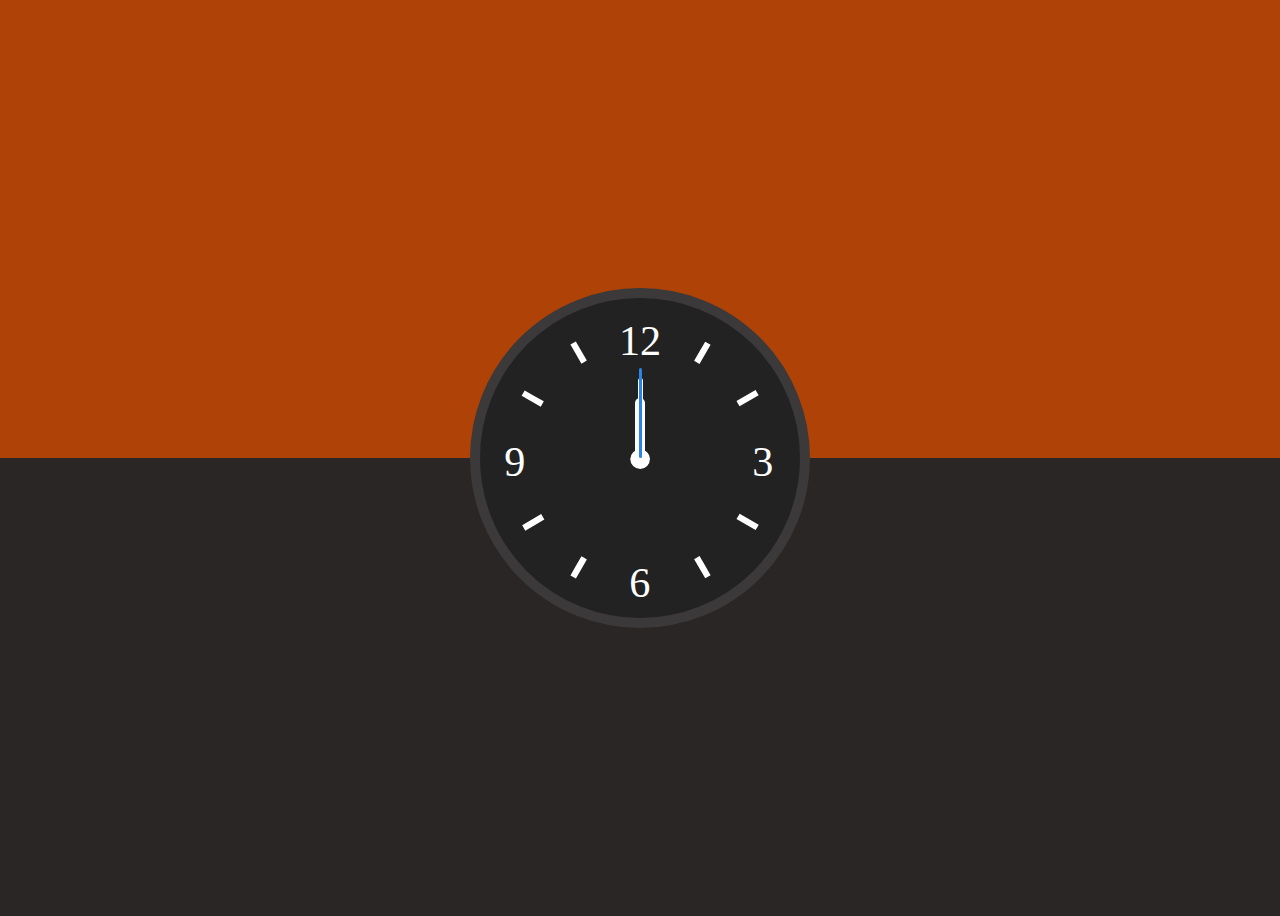
<file: tamrin9/index.html>
<html lang="en">
<head>
    <meta charset="UTF-8">
    <meta http-equiv="X-UA-Compatible" content="IE=edge">
    <meta name="viewport" content="width=device-width, initial-scale=1.0">
    <link rel="stylesheet" href="style.css">
    <title>Document</title>
</head>
<body>

    <div class="clock">
        <div class="hour hand" id="hour"></div>
        <div class="minute hand" id="minute"></div>
        <div class="second hand" id="second"></div>

        <img src="image/clock template.svg" alt="">
    </div>
    


    <script src="script.js"></script>
</body>
</html>
</file>
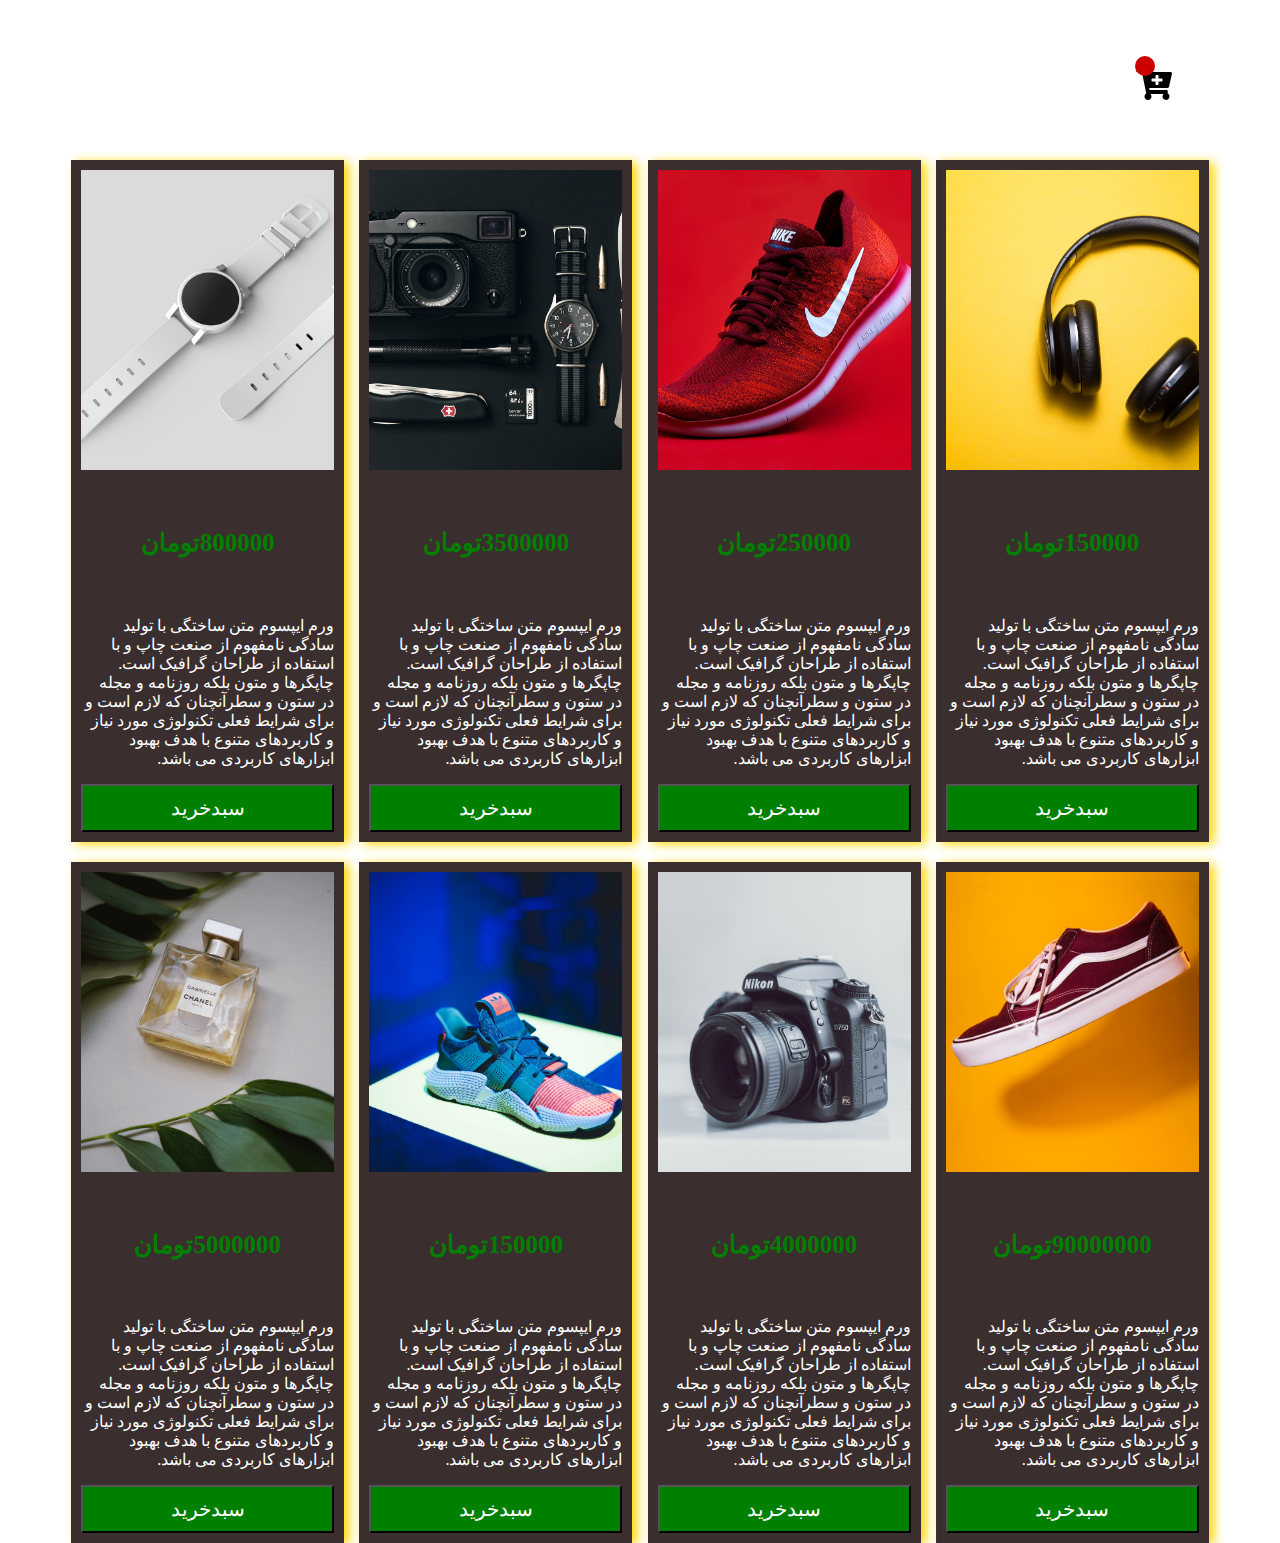
<file: tamrin8/index2.html>
<html lang="en">
<head>
    <meta charset="UTF-8">
    <meta http-equiv="X-UA-Compatible" content="IE=edge">
    <meta name="viewport" content="width=device-width, initial-scale=1.0">
    <link rel="stylesheet" href="style2.css">
    <title>Document</title>
</head>
<body>
    
<h1><i class="fas fa-cart-plus"></i></h1>
    <section>
        <div>
            <img src="img/1.jpg" alt="">
            <h6>150000<span>تومان</span></h6>
            <p>ورم ایپسوم متن ساختگی با تولید سادگی نامفهوم از صنعت چاپ و با استفاده از طراحان گرافیک است. چاپگرها و متون بلکه روزنامه و مجله در ستون و سطرآنچنان که لازم است و برای شرایط فعلی تکنولوژی مورد نیاز و کاربردهای متنوع با هدف بهبود ابزارهای کاربردی می باشد.</p>
            <span>
                <button>سبدخرید</button>
            </span>
        </div>
        <div>
            <img src="img/2.jpg" alt="">
            <h6>250000<span>تومان</span></h6>
            <p>ورم ایپسوم متن ساختگی با تولید سادگی نامفهوم از صنعت چاپ و با استفاده از طراحان گرافیک است. چاپگرها و متون بلکه روزنامه و مجله در ستون و سطرآنچنان که لازم است و برای شرایط فعلی تکنولوژی مورد نیاز و کاربردهای متنوع با هدف بهبود ابزارهای کاربردی می باشد.</p>
            <span>
                <button>سبدخرید</button>
            </span>
        </div>
        <div>
            <img src="img/3.jpg" alt="">
            <h6>3500000<span>تومان</span></h6>
            <p>ورم ایپسوم متن ساختگی با تولید سادگی نامفهوم از صنعت چاپ و با استفاده از طراحان گرافیک است. چاپگرها و متون بلکه روزنامه و مجله در ستون و سطرآنچنان که لازم است و برای شرایط فعلی تکنولوژی مورد نیاز و کاربردهای متنوع با هدف بهبود ابزارهای کاربردی می باشد.</p>
            <span>
                <button>سبدخرید</button>
            </span>
        </div>
        <div>
            <img src="img/4.jpg" alt="">
            <h6>800000<span>تومان</span></h6>
            <p>ورم ایپسوم متن ساختگی با تولید سادگی نامفهوم از صنعت چاپ و با استفاده از طراحان گرافیک است. چاپگرها و متون بلکه روزنامه و مجله در ستون و سطرآنچنان که لازم است و برای شرایط فعلی تکنولوژی مورد نیاز و کاربردهای متنوع با هدف بهبود ابزارهای کاربردی می باشد.</p>
            <span>
                <button>سبدخرید</button>
            </span>
        </div>
        <div>
            <img src="img/5.jpg" alt="">
            <h6>90000000<span>تومان</span></h6>
            <p>ورم ایپسوم متن ساختگی با تولید سادگی نامفهوم از صنعت چاپ و با استفاده از طراحان گرافیک است. چاپگرها و متون بلکه روزنامه و مجله در ستون و سطرآنچنان که لازم است و برای شرایط فعلی تکنولوژی مورد نیاز و کاربردهای متنوع با هدف بهبود ابزارهای کاربردی می باشد.</p>
            <span>
                <button>سبدخرید</button>
            </span>
        </div>
        <div>
            <img src="img/6.jpg" alt="">
            <h6>4000000<span>تومان</span></h6>
            <p>ورم ایپسوم متن ساختگی با تولید سادگی نامفهوم از صنعت چاپ و با استفاده از طراحان گرافیک است. چاپگرها و متون بلکه روزنامه و مجله در ستون و سطرآنچنان که لازم است و برای شرایط فعلی تکنولوژی مورد نیاز و کاربردهای متنوع با هدف بهبود ابزارهای کاربردی می باشد.</p>
            <span>
                <button>سبدخرید</button>
            </span>
        </div>
        <div>
            <img src="img/7.jpg" alt="">
            <h6>150000<span>تومان</span></h6>
            <p>ورم ایپسوم متن ساختگی با تولید سادگی نامفهوم از صنعت چاپ و با استفاده از طراحان گرافیک است. چاپگرها و متون بلکه روزنامه و مجله در ستون و سطرآنچنان که لازم است و برای شرایط فعلی تکنولوژی مورد نیاز و کاربردهای متنوع با هدف بهبود ابزارهای کاربردی می باشد.</p>
            <span>
                <button>سبدخرید</button>
            </span>
        </div>
        <div>
            <img src="img/8.jpg" alt="">
            <h6>5000000<span>تومان</span></h6>
            <p>ورم ایپسوم متن ساختگی با تولید سادگی نامفهوم از صنعت چاپ و با استفاده از طراحان گرافیک است. چاپگرها و متون بلکه روزنامه و مجله در ستون و سطرآنچنان که لازم است و برای شرایط فعلی تکنولوژی مورد نیاز و کاربردهای متنوع با هدف بهبود ابزارهای کاربردی می باشد.</p>
            <span>
                <button>سبدخرید</button>
            </span>
        </div>
    </section>


    <div class="select"></div>



    <script src="script2.js"></script>
    <script src="all.min.js"></script>
</body>
</html>
</file>
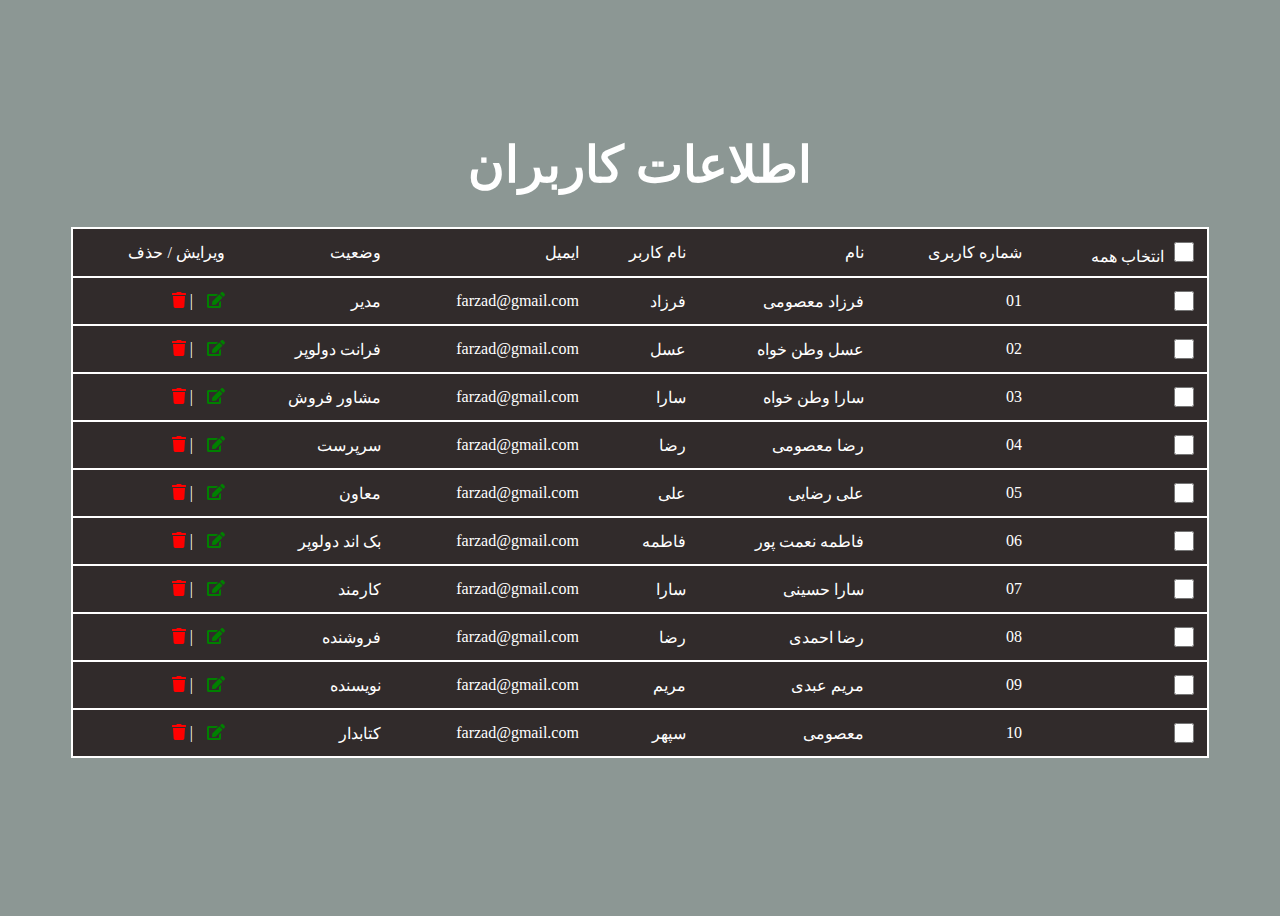
<file: tamrin8/index4.html>
<html lang="en">

<head>
    <meta charset="UTF-8">
    <meta http-equiv="X-UA-Compatible" content="IE=edge">
    <meta name="viewport" content="width=device-width, initial-scale=1.0">
    <link rel="stylesheet" href="style4.css">
    <title>Document</title>
</head>

<body>


    <section>
        <h1>اطلاعات کاربران</h1>
        <table>
            <thead>
                <tr>
                    <td><input type="checkbox" id="selectall"><label for="label">انتخاب همه</label></td>
                    <td>شماره کاربری</td>
                    <td>نام</td>
                    <td>نام کاربر</td>
                    <td>ایمیل</td>
                    <td>وضعیت</td>
                    <td>ویرایش / حذف</td>

                </tr>
            </thead>

            <tbody>
                <tr>
                    <td><input type="checkbox" id="select"></td>
                    <td>01</td>
                    <td>فرزاد معصومی</td>
                    <td>فرزاد</td>
                    <td>farzad@gmail.com</td>
                    <td>مدیر</td>
                    <td><i class="fa fa-edit"></i> | <i class="fa fa-trash"></i></td>
                </tr>
                <tr>
                    <td><input type="checkbox" id="select"></td>
                    <td>02</td>
                    <td> عسل وطن خواه</td>
                    <td>عسل</td>
                    <td>farzad@gmail.com</td>
                    <td>فرانت دولوپر</td>
                    <td><i class="fa fa-edit"></i> | <i class="fa fa-trash"></i></td>
                </tr>
                <tr>
                    <td><input type="checkbox" id="select"></td>
                    <td>03</td>
                    <td> سارا وطن خواه</td>
                    <td>سارا</td>
                    <td>farzad@gmail.com</td>
                    <td>مشاور فروش</td>
                    <td><i class="fa fa-edit"></i> | <i class="fa fa-trash"></i></td>
                </tr>
                <tr>
                    <td><input type="checkbox" id="select"></td>
                    <td>04</td>
                    <td>رضا معصومی</td>
                    <td>رضا</td>
                    <td>farzad@gmail.com</td>
                    <td>سرپرست</td>
                    <td><i class="fa fa-edit"></i> | <i class="fa fa-trash"></i></td>
                </tr>
                <tr>
                    <td><input type="checkbox" id="select"></td>
                    <td>05</td>
                    <td> علی رضایی</td>
                    <td>علی</td>
                    <td>farzad@gmail.com</td>
                    <td>معاون</td>
                    <td><i class="fa fa-edit"></i> | <i class="fa fa-trash"></i></td>
                </tr>
                <tr>
                    <td><input type="checkbox" id="select"></td>
                    <td>06</td>
                    <td> فاطمه نعمت پور</td>
                    <td>فاطمه</td>
                    <td>farzad@gmail.com</td>
                    <td>بک اند دولوپر</td>
                    <td><i class="fa fa-edit"></i> | <i class="fa fa-trash"></i></td>
                </tr>
                <tr>
                    <td><input type="checkbox" id="select"></td>
                    <td>07</td>
                    <td>سارا حسینی</td>
                    <td>سارا</td>
                    <td>farzad@gmail.com</td>
                    <td>کارمند</td>
                    <td><i class="fa fa-edit"></i> | <i class="fa fa-trash"></i></td>
                </tr>
                <tr>
                    <td><input type="checkbox" id="select"></td>
                    <td>08</td>
                    <td>رضا احمدی</td>
                    <td>رضا</td>
                    <td>farzad@gmail.com</td>
                    <td>فروشنده</td>
                    <td><i class="fa fa-edit"></i> | <i class="fa fa-trash"></i></td>
                </tr>
                <tr>
                    <td><input type="checkbox" id="select"></td>
                    <td>09</td>
                    <td>مریم عبدی</td>
                    <td>مریم</td>
                    <td>farzad@gmail.com</td>
                    <td>نویسنده</td>
                    <td><i class="fa fa-edit"></i> | <i class="fa fa-trash"></i></td>
                </tr>
                <tr>
                    <td><input type="checkbox" id="select"></td>
                    <td>10</td>
                    <td> معصومی</td>
                    <td>سپهر</td>
                    <td>farzad@gmail.com</td>
                    <td>کتابدار</td>
                    <td><i class="fa fa-edit"></i> | <i class="fa fa-trash"></i></td>
                </tr>
            </tbody>
        </table>
        <button class="button">حذف</button>
    </section>


    <script src="script4.js"></script>
    <script src="all.min.js"></script>
</body>

</html>
</file>
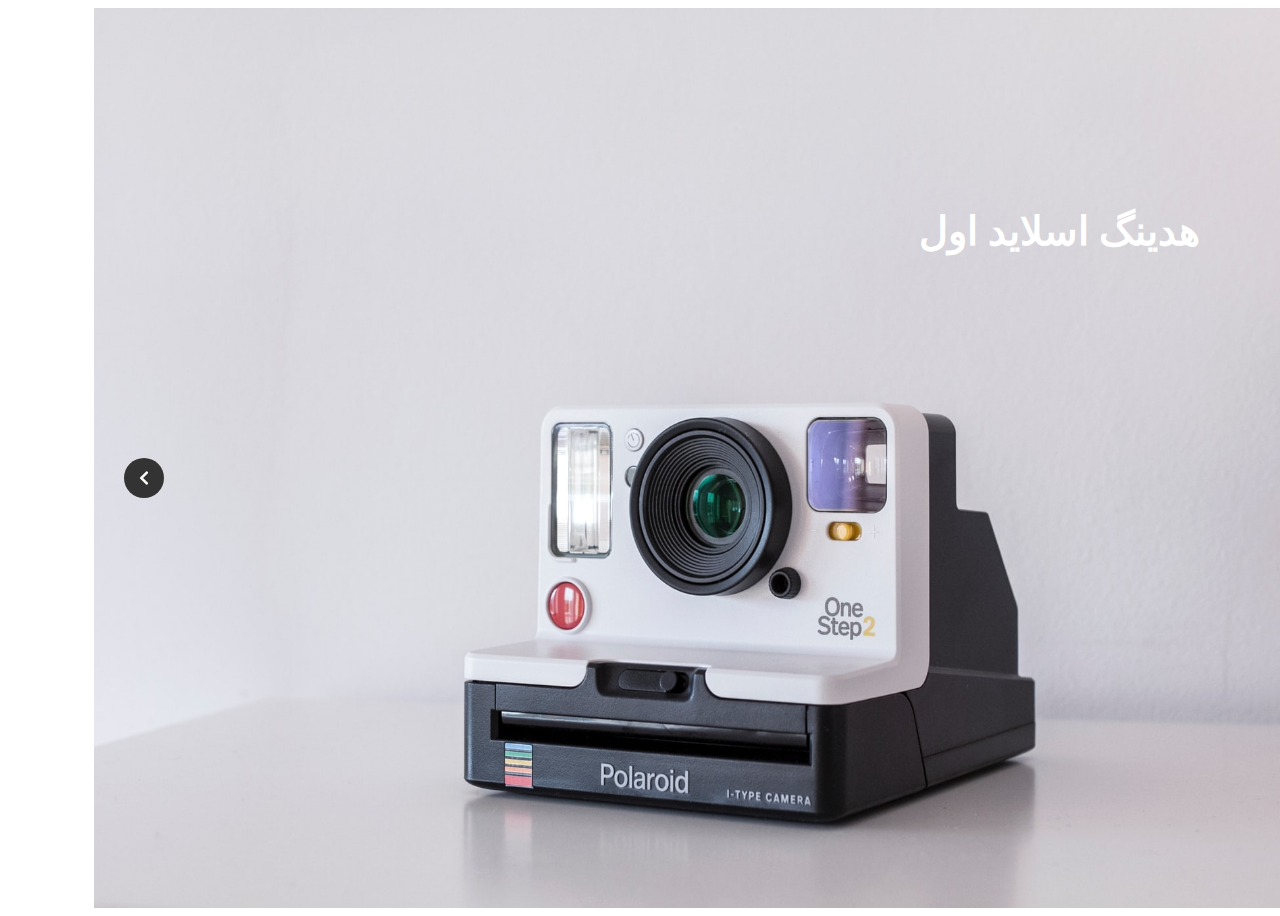
<file: tamrin8/index5.html>
<html lang="en">
<head>
    <meta charset="UTF-8">
    <meta http-equiv="X-UA-Compatible" content="IE=edge">
    <meta name="viewport" content="width=device-width, initial-scale=1.0">
    <link rel="stylesheet" href="style5.css">
    <title>Document</title>
</head>
<body>
    
    <div class="slider">
        <div class="slider-item">
            <div class="item active">
                <div class="img">
                    <img src="img/11.jpg"alt="">
                </div>
                <div class="caption">
                    <div class="text">
                        <h2>هدینگ اسلاید اول</h2>
                        <p>این هدینگ مربوط به اسلاید اول میباشد</p>
                    </div>
                </div>
            </div>

            <div class="item">
                <div class="img">
                    <img src="img/12.jpg"alt="">
                </div>
                <div class="caption">
                    <div class="text">
                        <h2>هدینگ اسلاید اول</h2>
                        <p>این هدینگ مربوط به اسلاید اول میباشد</p>
                    </div>
                </div>
            </div>

            <div class="item">
                <div class="img">
                    <img src="img/13.jpg"alt="">
                </div>
                <div class="caption">
                    <div class="text">
                        <h2>هدینگ اسلاید اول</h2>
                        <p>این هدینگ مربوط به اسلاید اول میباشد</p>
                    </div>
                </div>
            </div>
        </div>
        <div class="control">
            <div class="next"><i class="fas fa-chevron-right"></i></div>
            <div class="prev"><i class="fas fa-chevron-left"></i></div>
        </div>
        <div class="progres"></div>
    </div>


    <script src="all.min.js"></script>
    <script src="script6.js"></script>
</body>
</html>
</file>
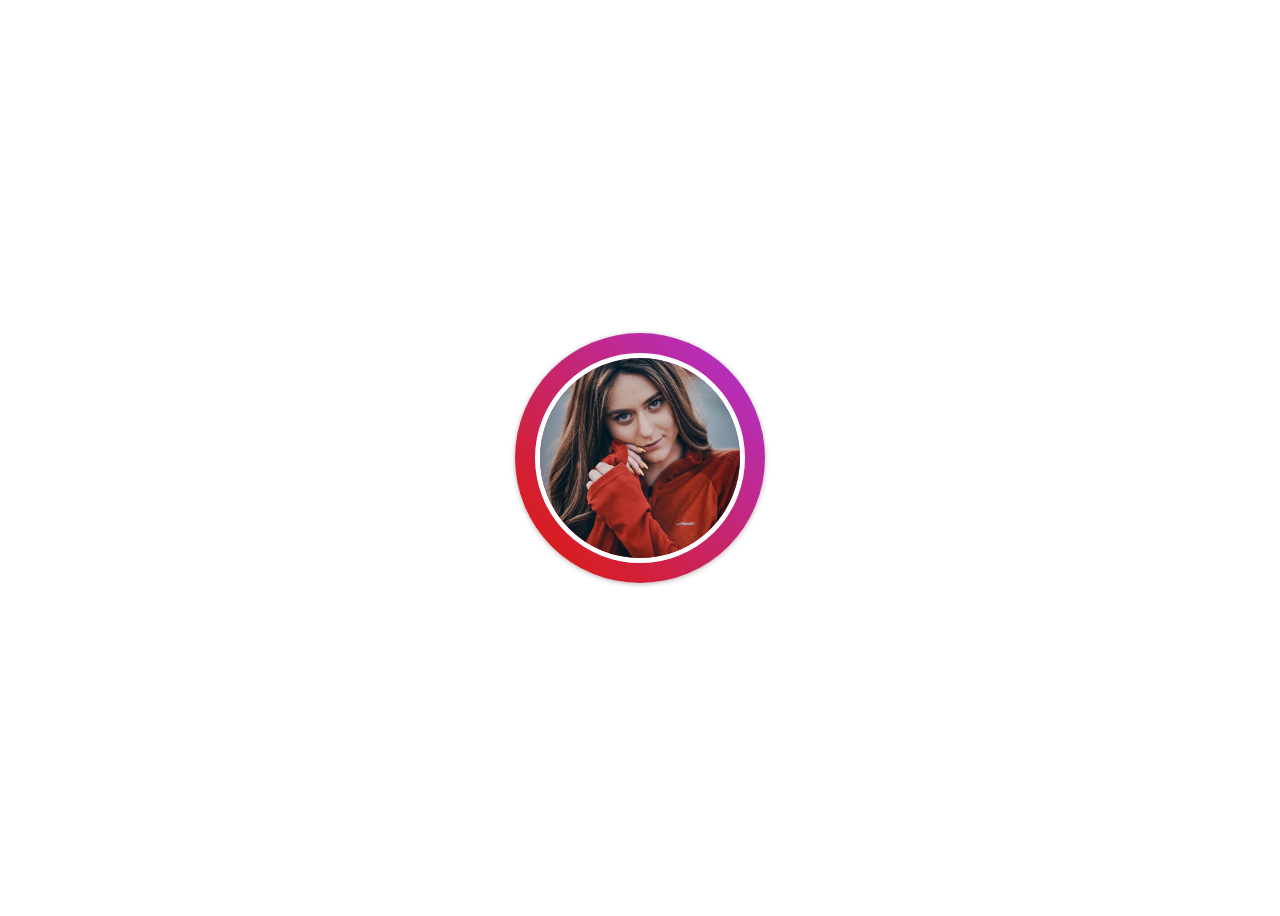
<file: tamrin8/index6.html>
<html lang="en">

<head>
    <meta charset="UTF-8">
    <meta http-equiv="X-UA-Compatible" content="IE=edge">
    <meta name="viewport" content="width=device-width, initial-scale=1.0">
    <link rel="stylesheet" href="style6.css">
    <title>Document</title>
</head>

<body>


    <div class="container">
        <div class="wrapper">
            <a href="#"><img src="img/15.jpg" alt=""></a>
            <div class="title">
                <h4>زهرا وطن خواه</h4>
            </div>
            <div class="place">
                <h6>ایران /تهران</h6>
            </div>
            <div class="content">
                <p> طراح و برنامه نویس وب سایت</p>
                <div class="button">
                    <div class="btn">
                        <button>ارسال پیام</button>
                    </div>

                    <div class="btn">
                        <button>دنبال کردن</button>
                    </div>
                </div>
            </div>
        </div>
        <ul class="icon">
            <li><a href=""><i class="fab fa-facebook-f"></i></a></li>
            <li><a href=""><i class="fab fa-twitter"></i></a></li>
            <li><a href=""><i class="fab fa-instagram"></i></a></li>
        </ul>
    </div>


    <script src="script7.js"></script>
    <script src="all.min.js"></script>
</body>

</html>
</file>
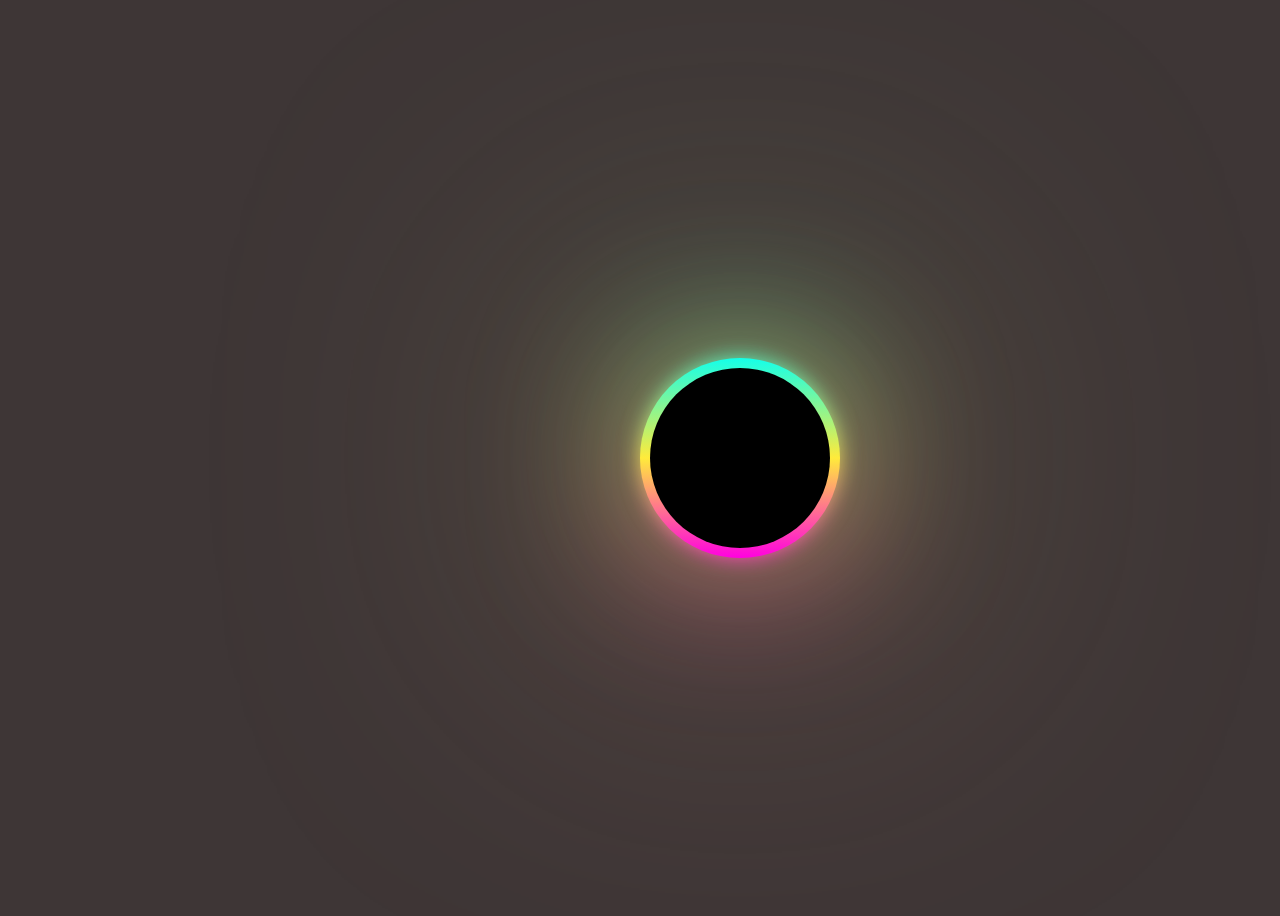
<file: tamrin8/index7.html>
<html lang="en">
<head>
    <meta charset="UTF-8">
    <meta http-equiv="X-UA-Compatible" content="IE=edge">
    <meta name="viewport" content="width=device-width, initial-scale=1.0">
    <link rel="stylesheet" href="style7.css">
    <title>Document</title>
</head>
<body>
   
    <div class="outher-circle">
        <div class="inner-circle"></div>
        <span></span>
        <span></span>
        <span></span>
        <span></span>
    </div>


</body>
</html>
</file>
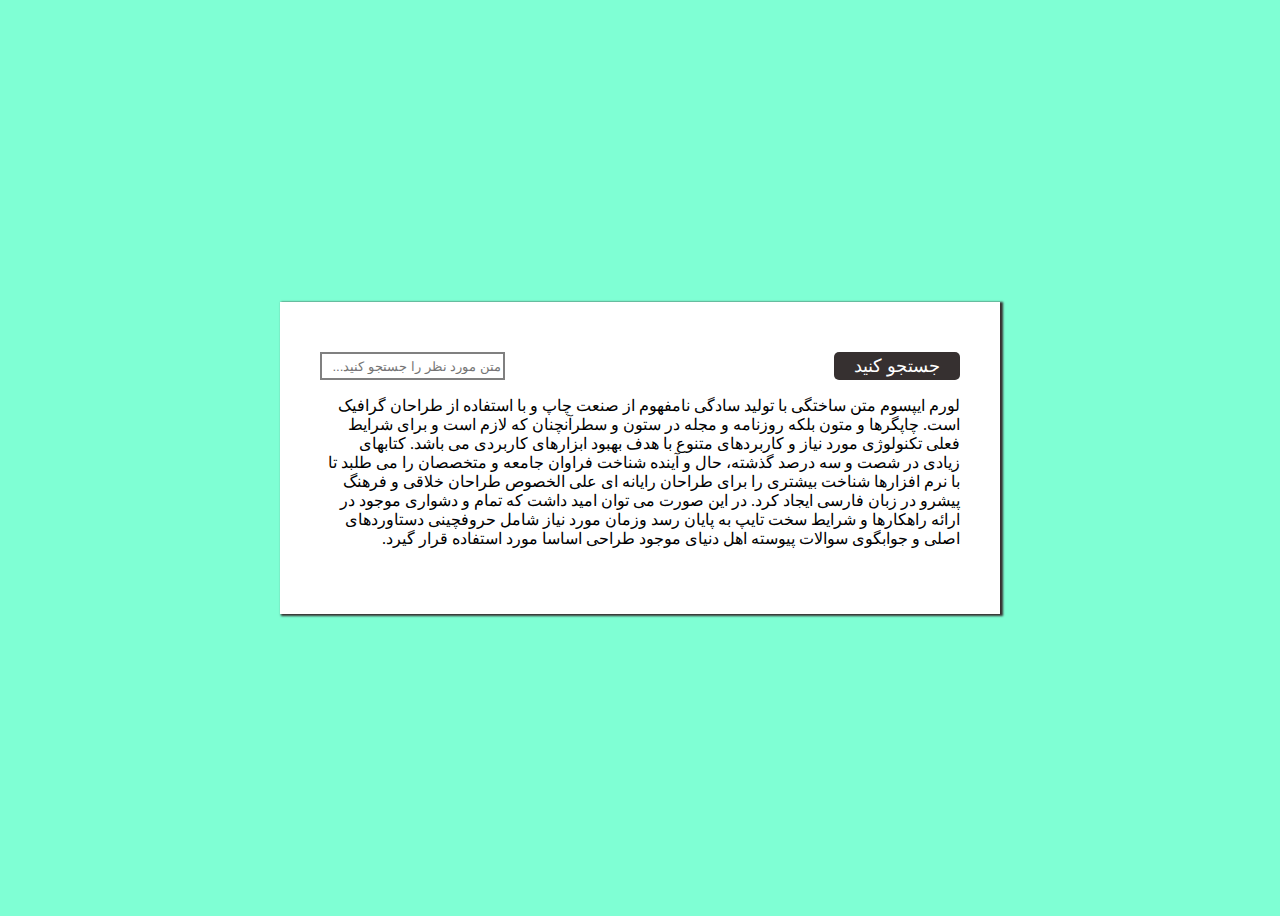
<file: tamrin9/index3.html>
<html lang="en">
<head>
    <meta charset="UTF-8">
    <meta http-equiv="X-UA-Compatible" content="IE=edge">
    <meta name="viewport" content="width=device-width, initial-scale=1.0">
    <link rel="stylesheet" href="style3.css">
    <title>Document</title>
</head>
<body>
    
    <div class="container">
        <div class="wrapper">
            <button onclick="search()">جستجو کنید</button>
            <input type="text" id="text-to-search" placeholder="متن مورد نظر را جستجو کنید...">
        </div>
        <p id="paragraph">
            لورم ایپسوم متن ساختگی با تولید سادگی نامفهوم از صنعت چاپ و با استفاده از طراحان گرافیک است. چاپگرها و متون بلکه روزنامه و مجله در ستون و سطرآنچنان که لازم است و برای شرایط فعلی تکنولوژی مورد نیاز و کاربردهای متنوع با هدف بهبود ابزارهای کاربردی می باشد. کتابهای زیادی در شصت و سه درصد گذشته، حال و آینده شناخت فراوان جامعه و متخصصان را می طلبد تا با نرم افزارها شناخت بیشتری را برای طراحان رایانه ای علی الخصوص طراحان خلاقی و فرهنگ پیشرو در زبان فارسی ایجاد کرد. در این صورت می توان امید داشت که تمام و دشواری موجود در ارائه راهکارها و شرایط سخت تایپ به پایان رسد وزمان مورد نیاز شامل حروفچینی دستاوردهای اصلی و جوابگوی سوالات پیوسته اهل دنیای موجود طراحی اساسا مورد استفاده قرار گیرد.
        </p>
    </div>
<script src="script3.js"></script>
</body>
</html>
</file>
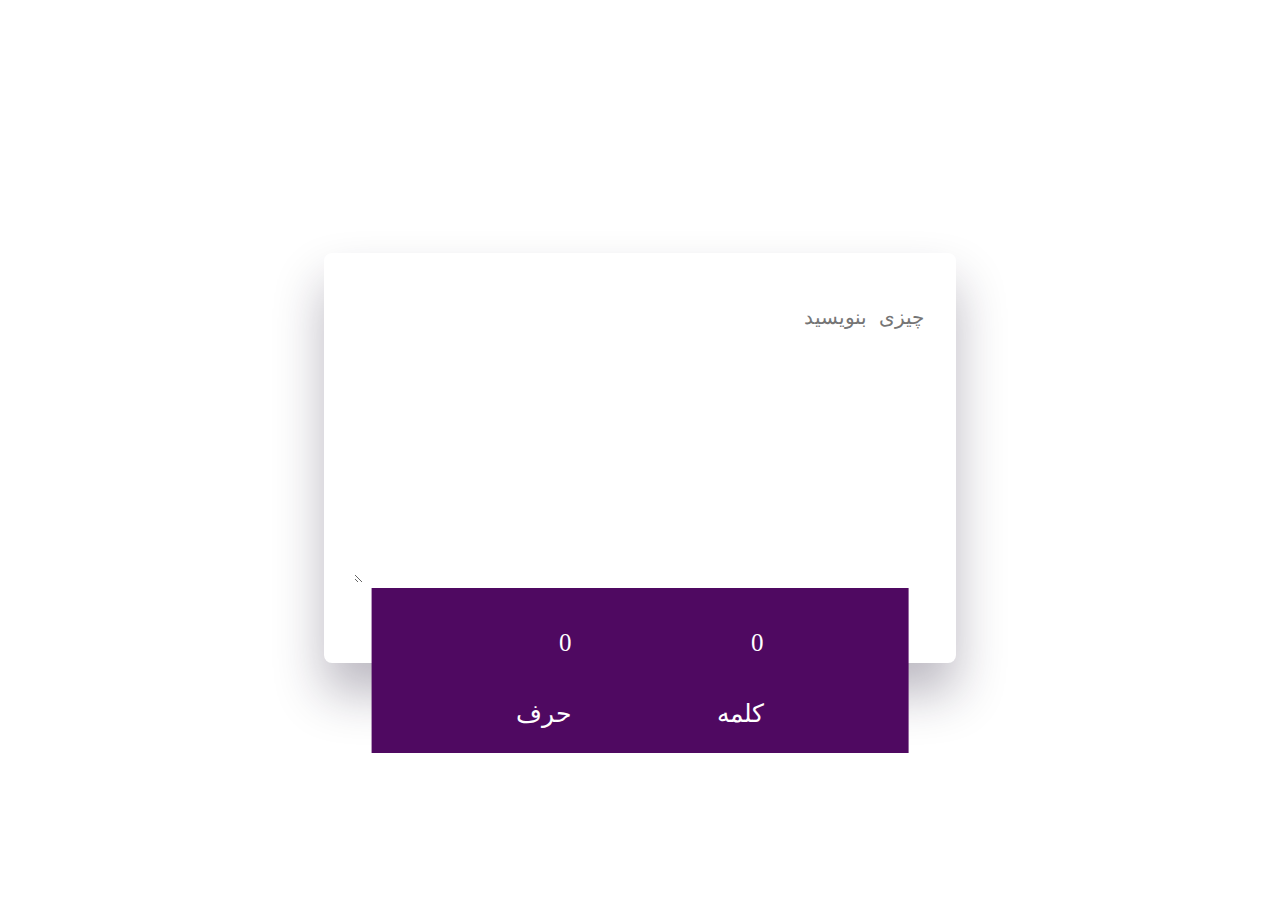
<file: tamrin9/insex4.html>
<html lang="en">
<head>
    <meta charset="UTF-8">
    <meta http-equiv="X-UA-Compatible" content="IE=edge">
    <meta name="viewport" content="width=device-width, initial-scale=1.0">
    <link rel="stylesheet" href="style4.css">
    <title>Document</title>
</head>
<body>
    
<div class="wrapper">
    <div class="container">
        <textarea  id="input-text-area"rows="12" placeholder="چیزی بنویسید"></textarea>
    </div>
    <div class="count">
        <div>
            <h5 id="word-count">0</h5>
            <p>كلمه</p>
        </div>
        <div>
            <h5 id="charac-count">0</h5>
            <p>حرف</p>
        </div>
    </div>
    
</div>


    <script src="script4.js"></script>
</body>
</html>
</file>
<file: tamrin9/style.css>
body {
    display: flex;
    align-items: center;
    justify-content: center;
    height: 100vh;
    direction: rtl;
    background: linear-gradient(to bottom, rgb(175, 66, 7) 50%, rgb(42, 38, 38) 50%);
}


.clock {
    width: 320px;
    height: 320px;
    border-radius: 50%;
    border: 10px solid rgb(59, 57, 57);
    background-color: rgb(35, 34, 34);
    position: relative;
}



.hand {
    right: 0;
    left: 0;
    margin: auto;
    position: absolute;
    background: white;
    border-radius: 5px;
    transform-origin: bottom;
}


.hour{
    width: 10px;
    height: 60px;
    top: 100px;
}

.minute{
    width: 5px;
    height: 80px;
    top: 80px;
}

.second{
    width: 3px;
    height: 90px;
    top: 70px;
    background: #2987e4 ;
}
</file>
<file: tamrin8/style2.css>
body {
    direction: rtl;
    height: 100vh;
}


h1 {
    position: relative;
    top: 60px;
    margin-right: 100px;
    cursor: pointer;
}


h1::before {
    content: attr(data-count);
    top: -12px;
    right: 17px;
    position: absolute;
    width: 20px;
    height: 20px;
    font-size: 15px;
    border-radius: 50%;
    background: #c00;
    color: white;
    text-align: center;
}

h1::before.zero{
    opacity: 1;
}

section{
    width: 90%;
    height: 400px;
    display: flex;
    justify-content: space-between;
    flex-wrap: wrap;
    margin: 100px auto;
}


section div{
    width: 24%;
    position: relative;
    margin-top: 20px;
    box-sizing: border-box;
    padding: 10px;
    box-shadow: 5px 2px 10px gold;
    background-color: #3a2e2e;

}



section div img{
    width: 100%;
    height: 300px;
    object-fit: cover;
}


section div h6{
    text-align: center;
    color: green;
    font-size: 25px;
}

section div p{
    color: white;
}



section div button{
    width: 100%;
    padding: 10px 15px;
    background-color: green;
    color: white;
    font-size: 20px;
    cursor: pointer;
}


.select{
    background-color: #333;
    position: absolute;
    top: 100px;
    right: 50%;
    transform: translateX(50%);
    width: 60vw;
    height: 80vh;
    overflow-y: auto;
    display: none;
}


select .displaye{
    display: block;
}


select div{
    width: 100%;
    height: 200px;
    display:flex;
    position: relative;
    margin-top: 20px;
    background: rgb(66, 66, 66);
}


.select div img{
    width: 300px;
}

.select div p{
    color: #fff;
    padding: 20px;
}

.select div h6{
    position: absolute;
    bottom: 20px;
    right: 50%;
    font-size: 18px;
    color: #fff;
}

.select div h6 span{
    color: green;
    margin-left: 5px;
}

.select div button{
    position: absolute;
    bottom: 10px;
    right: 80%;
    background: #c00;
    border: none;
    color: #fff;
    padding: 5px 10px;
    font-family: 'vazir';
    cursor: pointer;
    border-radius: 5px;
    font-size: 17px;
}
</file>
<file: tamrin8/style4.css>
body{
    direction: rtl;
    display: flex;
    align-items: center;
    justify-content: center;
    flex-direction: column;
    height: 100vh;
    background-color:rgb(140, 151, 148) ;
}


section{
    text-align: center;
    margin: auto;
    width: 90%;
    font-size: 25px;
    color: white;
}


section table{
    width: 100%;
    margin: auto;
    border-collapse: collapse;
    color: white;
    background-color: rgb(49, 43, 43);
}

section table tr{
    border: 2px solid white;
}


section table tr td{
    padding: 10px;
}

section table input{
    width: 20px;
    height: 20px;
    margin-left: 10px;
    cursor: pointer;
   
}

section table tr td svg{
    margin-left: 10px;
}

.fa-edit{
    color: green;
}

.fa-trash{
    color: red;
}


button{
    border: none;
    padding: 10px;
    background: #c00;
    color: #fff;
    font-family: 'vazir';
    margin-top: 20px;
    border-radius: 5px;
    -webkit-border-radius: 5px;
    -moz-border-radius: 5px;
    -ms-border-radius: 5px;
    -o-border-radius: 5px;
    cursor: pointer;
    visibility: hidden;
    opacity: 0;
    transition: all .4s ease-in-out;
    -webkit-transition: all .4s ease-in-out;
    -moz-transition: all .4s ease-in-out;
    -ms-transition: all .4s ease-in-out;
    -o-transition: all .4s ease-in-out;
}

.active{
    visibility: visible;
    opacity: 1; 
}

button svg{
    color: #fff !important;
}
</file>
<file: tamrin8/style5.css>
body {
    direction: rtl;
    height: 100vh;
}


.slider {
    position: relative;
    width: 100%;
    height: 100vh;
}



.slider .slider-item {
    width: 100%;
    height: 100%;
}




.slider .slider-item .item {
    width: 100%;
    height: 100%;
    display: none;
}


.slider .slider-item .item.active{
    display: flex;
}

.slider .slider-item .item img {
    width: 100%;
    height: 100%;
    background-position: center;
    background-size: cover;
    position: absolute;
    top: 0;
    right: 0;
    animation: zoom 1s linear forwards;
}



@keyframes zoom {
    0% {
        transform: scale(0);
    }

    100% {
        transform: scale(1);
    }
}


.slider .slider-item .caption {
    position: relative;
    width: 1200px;
    margin: auto;
    top: -20%;
    right: 10%;
    text-align: right;
    color: white;
}


.slider .slider-item .caption .text h2 {
    font-size: 40px;
    animation: text 2s ease-in forwards;
}



.slider .slider-item .caption .text p {
    font-size: 40px;
    animation: text 2s ease-in forwards;
    animation-delay: .5s;
    opacity: 0;
}



@keyframes text {
    0% {
        transform: translateX(100px);
        opacity: 0;
    }

    100% {
        transform: translateX(0);
        opacity: 1;
    }
}



.slider .control .next,
.slider .control .prev {
    position: absolute;
    top: 50%;
    display: flex;
    align-items: center;
    justify-content: center;
    width: 40px;
    height: 40px;
    border-radius: 50%;
    background: #333;
    color: #fff;
    transition: all .3s ease-in-out;
    cursor: pointer;
}

.slider .control .next:hover,
.slider .control .prev:hover{
    background-color: rgb(198, 168, 0);
} 


.slider .control .next {
    right: 30px;
}

.slider .control .prev {
    left: 30px;
}


@keyframes progress{
    0%{
    width: 0;
    }

    100%{
       width: 100%;
    }
}
</file>
<file: tamrin8/style6.css>
body{
    height: 100vh;
    direction: rtl;
    display: flex;
    align-items: center;
    justify-content: center;
    flex-direction: column;
}


.container{
    width: 250px;
    height: 250px;
    position: relative;
    background: linear-gradient(45deg, #e01a00, #ae31d9);
    box-shadow: 0px 1px 5px 0px rgba(0,0,0,0.3);
    overflow: hidden;
    border-radius: 50%;
    transition: all .3s ease-in-out;
}

.container:hover{
    width: 350px;
    height: 500px;
    border-radius: 5px;
}


.container:hover .wrapper img.active{
  width: 350px;
  height: 500px;
  border: none;
  border-radius: 5px;
  margin: 0 auto;  
}

.container .wrapper img{
    width: 200px;
    height: 200px;
    border-radius: 50%;
    cursor: pointer;
    object-fit: cover;
    border: 5px solid white;
    margin: 20px auto;
    transition: all .3s ease-in-out;
    display: block;
}

.wrapper .title h4{
    font-size: 25px;
    text-align: center;
    color: white;
}

.wrapper .place{
    font-size: 30px;
    color: white;
   text-align: center;
}


.content p{
    margin-top: -42px;
    text-align: center;
    color: white;
    font-size: 25px; 
}
.content .button .btn{
    width: 150px;
    height: 40px;
    margin: 0 5px;
}


.container .button{
    width: 100%;
    height: 100%;
    font-family: 'vazir';
    border: none;
    outline: none;
    cursor: pointer;
    font-size: 17px;
    border-radius: 5px;
    transition: all .3s ease-in-out;
    display: flex;
    
}

.container .button:nth-child(2){
    margin-right: 15%;
}


button{
    background-color: rgb(53, 1, 34);
    color: white;
    padding: 10px 10px;
    font-size: 15px;
    border: none;
    cursor: pointer;
}


 .icon{
    top: 0;
    right: -12px;
    position: absolute;
    color: black;
    display: flex;
    flex-direction: column;
}

.icon.active{
    display: none;
}

.icon li{
    list-style: none;
     width: 40px;
     height: 40px;
     border-radius: 50%;
     background-color: rgb(229, 214, 214);
     display: flex;
     align-items: center;
     justify-content: center;
     opacity: 0;
     text-align: center;
     transition: all .3s ease-in-out;
     margin-top: 10px;
}
.container:hover .icon li{
    opacity: 1;
}


.container:hover .icon li:nth-child(2){
    transition-delay: .2s;
}



.container:hover .icon li:nth-child(3){
    transition-delay: .3s;
}
</file>
<file: tamrin8/style7.css>
body{
    min-height: 100vh;
    background-color: rgb(62, 54, 54);
    display: flex;
    align-items: center;
    justify-content: center
}

.outher-circle{
    position: relative;
    height: 200px;
    height: 200px;
    border-radius: 50%;
    animation: rotate 1.5s linear infinite;
}

.outher-circle span{
    position: absolute;
    width: 200px;
    height: 200px;
    border-radius: 50%;
    background: linear-gradient(#14ffe9,#ffeb3b,#ff00e0);
}

span:nth-child(1){
    filter: blur(5px);
}

span:nth-child(2){
    filter: blur(10px);
}

span:nth-child(3){
    filter: blur(80px);
}
span:nth-child(4){
    filter: blur(200px);
}


.inner-circle{
    height: 180px;
    width: 180px;
    position: absolute;
    background: black;
    top: 10px;
    left: 10px;
    border-radius: 50%;
    z-index: 1;
}

@keyframes rotate{
    0%{
        filter: hue-rotate(0deg);
    }

    100%{
        filter: hue-rotate(360deg);
    }
}
</file>
<file: tamrin9/style3.css>
body {
    display: flex;
    align-items: center;
    justify-content: center;
    flex-direction: column;
    direction: rtl;
    background-color: aquamarine;
    height: 100vh;
}

.container {
    width: 50vw;
    padding: 50px 40px;
    background-color: white;
    box-shadow: 2px 1px 2px 1px rgb(54, 48, 48);
}


.wrapper {
    display: flex;
    justify-content: space-between;
}


.wrapper button {
    outline: none;
    border: none;
    background-color: rgb(54, 48, 48);
    color: white;
    font-size: 18px;
    border-radius: 5px;
    padding: 3px 20px;
    cursor: pointer;

}

.wrapper input {
    border: 2px solid gray;
}


.container .paragraph {
    font-size: 18px;
    text-align: justify;
    margin-top: 50px;
}
</file>
<file: tamrin9/style4.css>
body {
    display: flex;
    align-items: center;
    justify-content: center;
    flex-direction: column;
    height: 100vh;
    direction: rtl;
}


.wrapper {
    width: 50%;
    position: relative;

}

.container {
    background: white;
    border-radius: 8px;
    padding: 50px 30px 80px 30px;
    box-shadow: 0 30px 50px rgba(30, 21, 49, 0.3);
}


textarea {
    border: none;
    outline: none;
    width: 100%;
    color: #0e101a;
    font-size: 20px;
}


.count {
    position: absolute;
    bottom: -90px;
    width: 85%;
    display: flex;
    align-items: center;
    justify-content: space-evenly;
    right: 50%;
    transform: translateX(50%);
    background: #4f0961;
}

.count h5,p{
    font-size: 25px;
    color: white;
    font-weight: 400;
}
</file>
